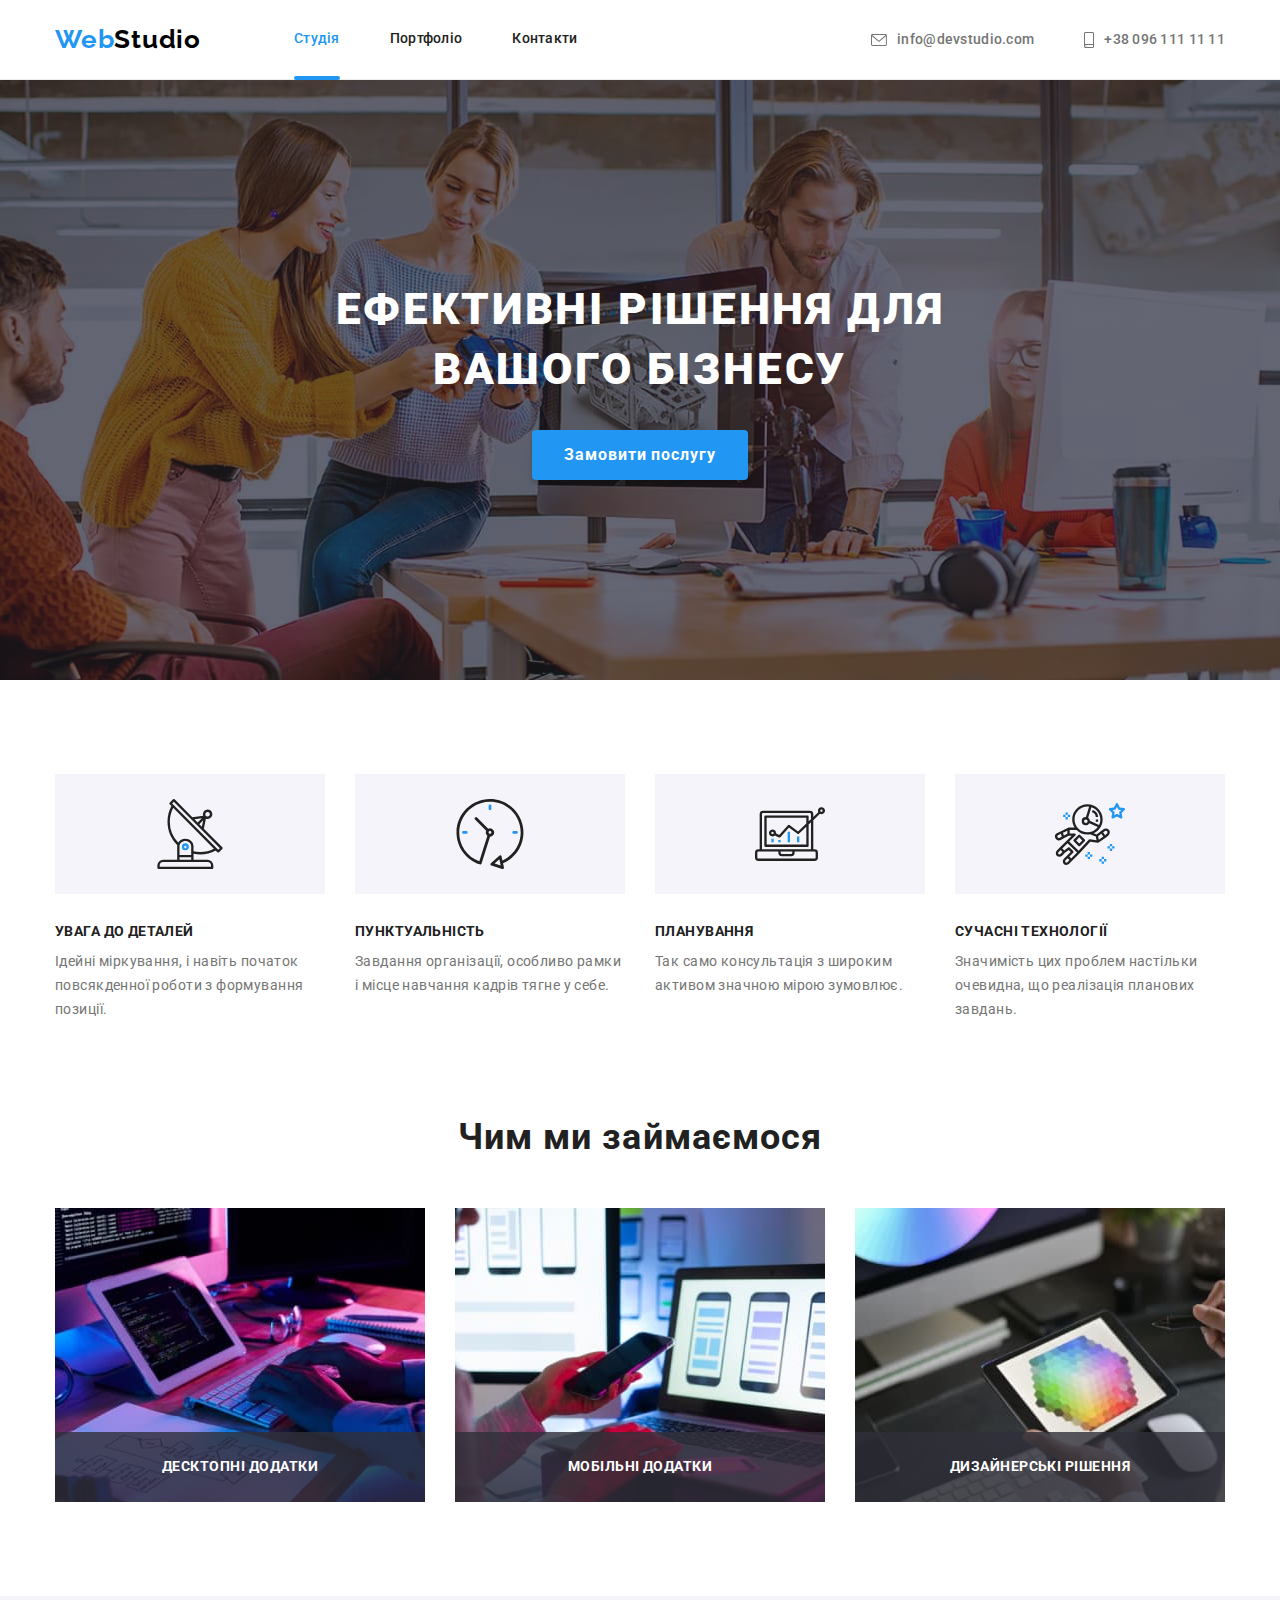
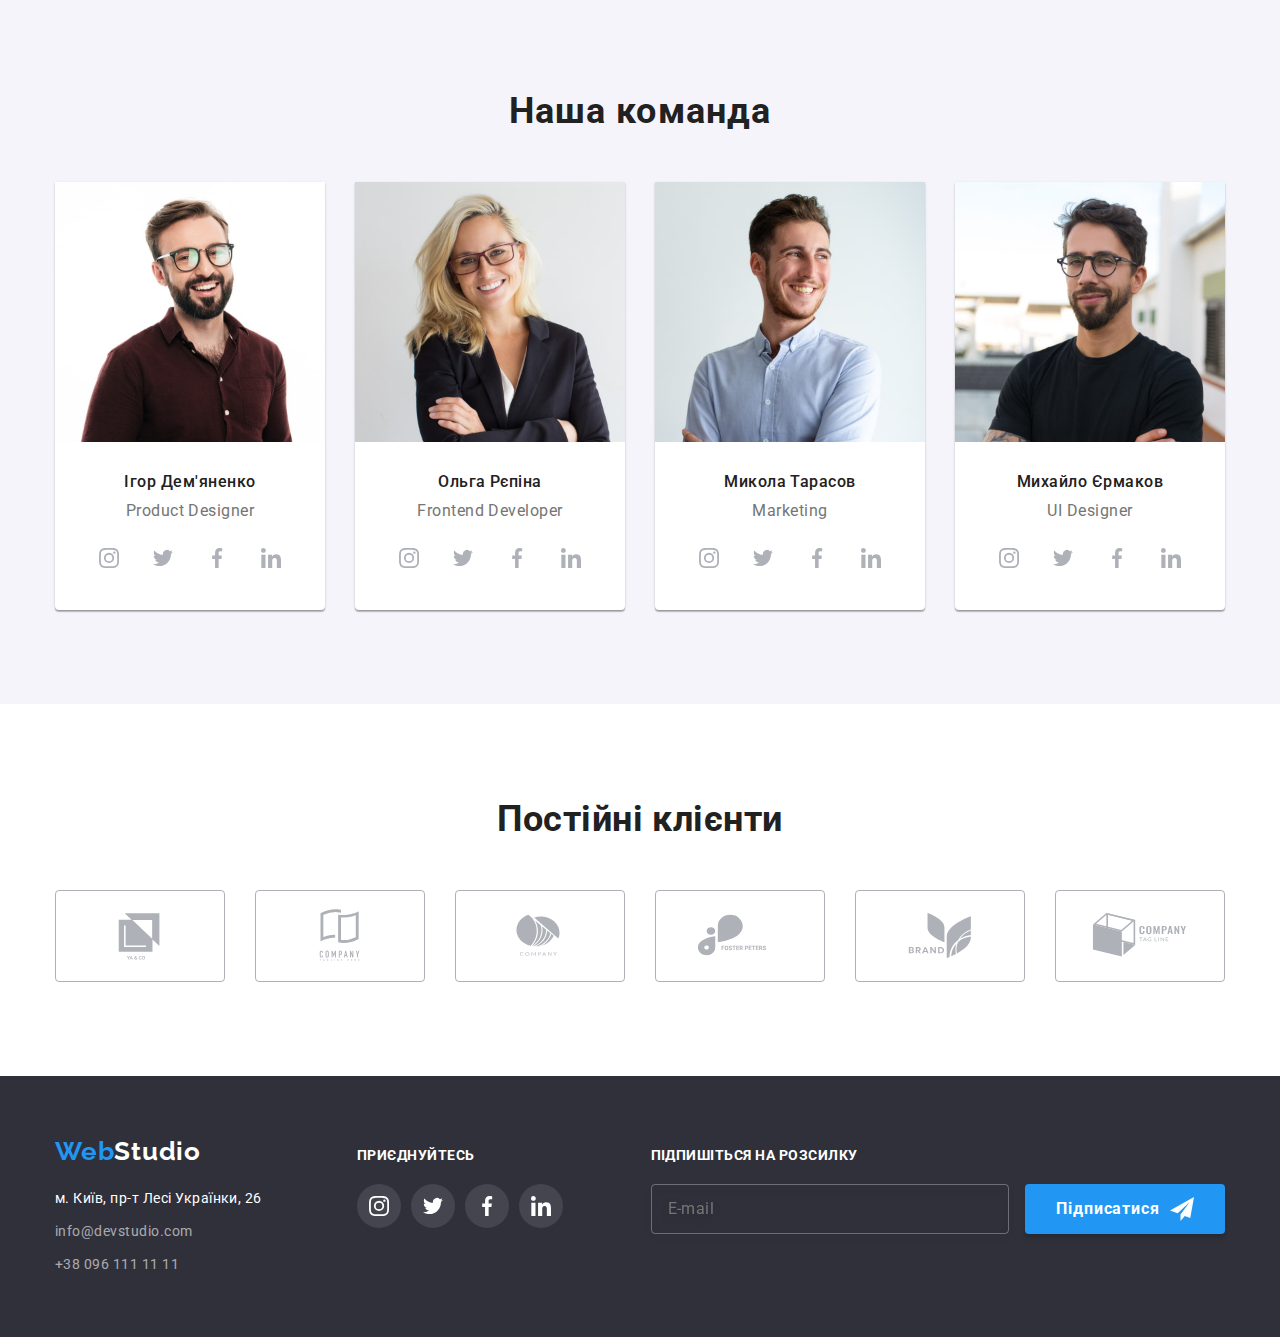
<file: index.html>
<!DOCTYPE html>
<html lang="uk">
  <head>
    <meta charset="UTF-8" />
    <meta http-equiv="X-UA-Compatible" content="IE=edge" />
    <meta name="viewport" content="width=, initial-scale=1.0" />
    
    <link
      rel="stylesheet"
      href="https://cdnjs.cloudflare.com/ajax/libs/modern-normalize/1.0.0/modern-normalize.min.css"
    />
    
    <link rel="preconnect" href="https://fonts.googleapis.com" />
    <link rel="preconnect" href="https://fonts.gstatic.com" crossorigin />
    <link
      href="https://fonts.googleapis.com/css2?family=Oleo+Script&family=Raleway:wght@700&family=Roboto:wght@400;500;700;900&display=swap"
      rel="stylesheet"
    />
    
    <link rel="stylesheet" href="css/main.min.css" />

    <title>&#13277;Вебстудія</title>
  </head>

  <body class="site-body">
    <!---------- ШАПКА САЙТУ ---------->
    <header class="header">
      <div class="container header__container">
    <!---------- НАВІГАЦІЯ САЙТУ ---------->
        <nav class="navigation">
          <a href="./index.html" class="logo link">Web<span class="logo__accent">Studio</span></a>

          <ul class="menu header__menu list">
            <li class="menu__item">
              <a class="menu__link link current" href="./index.html">Студія</a>
            </li>
            <li class="menu__item">
              <a class="menu__link link" href="./portfolio.html">Портфоліо</a>
            </li>
            <li class="menu__item"><a class="menu__link link" href="#">Контакти</a></li>
          </ul>
        </nav>

    <!---------- КОНТАКТНІ ДАНІ ---------->
        <ul class="contacts header__contacts list">
          <li class="contacts__item">
            <a class="contacts__mail link" href="mailto:info@devstudio.com"
              ><svg class="contacts__icon" width="16" height="12">
                <use href="./images/icons.svg#mail"></use></svg
              >info@devstudio.com</a
            >
          </li>
          <li class="contacts__item">
            <a class="contacts__tel link" href="tel:+380961111111"
              ><svg class="contacts__icon" width="10" height="16">
                <use href="./images/icons.svg#smartphone"></use></svg
              >+38 096 111 11 11</a
            >
          </li>
        </ul>
      </div>
    </header>
    <main>
    <!---------- ГЕРОЙ ---------->
      <section class="hero">
        <div class="container">
          <h1 class="hero__title">Ефективні рішення для вашого бізнесу</h1>
          <button data-modal-open type="button" class="hero__button main-button ">Замовити послугу</button>
        </div>
      </section>

    <!---------- ПЕРЕВАГИ ---------->
      <section class="benefits">
        <div class="container">
          <h2 class="benefits__title visually-hidden">Наші переваги</h2>
          <ul class="benefits__list list">
            <li class="benefits__item">
              <div class="benefits__images">
                <svg class="image" width="70" height="70">
                  <use href="./images/icons.svg#antenna"></use>
                </svg>
              </div>
              <h3 class="benefits__name">Увага до деталей</h3>
              <p class="benefits__description">
                Ідейні міркування, і навіть початок повсякденної роботи з формування позиції.
              </p>
            </li>
            <li class="benefits__item">
              <div class="benefits__images">
                <svg class="image" width="70" height="70">
                  <use href="./images/icons.svg#clock"></use>
                </svg>
              </div>
              <h3 class="benefits__name">Пунктуальність</h3>
              <p class="benefits__description">
                Завдання організації, особливо рамки і місце навчання кадрів тягне у себе.
              </p>
            </li>
            <li class="benefits__item">
              <div class="benefits__images">
                <svg class="image" width="70" height="70">
                  <use href="./images/icons.svg#diagram"></use>
                </svg>
              </div>
              <h3 class="benefits__name">Планування</h3>
              <p class="benefits__description">
                Так само консультація з широким активом значною мірою зумовлює.
              </p>
            </li>
            <li class="benefits__item">
              <div class="benefits__images">
                <svg class="image" width="70" height="70">
                  <use href="./images/icons.svg#astronaut"></use>
                </svg>
              </div>
              <h3 class="benefits__name">Сучасні технології</h3>
              <p class="benefits__description">
                Значимість цих проблем настільки очевидна, що реалізація планових завдань.
              </p>
            </li>
          </ul>
        </div>
      </section>

    <!---------- ФОТО, ЧИМ ЗАЙМАЄТЬСЯ КОМПАНІЯ ---------->
      <section class="about">
        <div class="container">
          <h2 class="about__title">Чим ми займаємося</h2>
          <ul class="about__list list">
            <li class="about__item">
              <div class="about__wrap">
                <p class="about__top-text">Десктопні додатки</p>
                <img
                class="about__image"
                src="./images/box1.jpg"
                alt="Людина пише код за комп'ютером"
                width="370"
                height="294"
              /> 
              </div>
            </li>
            <li class="about__item">
              <div class="about__wrap">
                <p class="about__top-text">Мобільні додатки</p>
                <img
                class="about__image"
                src="./images/box2.jpg"
                alt="Людина із працює за ноутбуком"
                width="370"
                height="294"
              />
              </div>
            </li>
            <li class="about__item">
              <div class="about__wrap">
                <p class="about__top-text">Дизайнерські рішення</p>
                <img
                class="about__image"
                src="./images/box3.jpg"
                alt="Людина працює на планшеті"
                width="370"
                height="294"
              />
              </div>
            </li>
          </ul>
        </div>
      </section>

    <!---------- ІНФОРМАЦІЯ ПРО СПІВРОБІТНИКІВ ---------->
      <section class="employees">
        <div class="container">
          <h2 class="employees-title">Наша команда</h2>
          <ul class="employees-list list">
            <li class="employees-item">
              <img
                class="employees-foto"
                src="./images/img1.jpg"
                alt="Співробітник 1"
                width="270"
                height="260"
              />
              <div class="employees-specialization">
                <h3 class="employees-name">Ігор Дем'яненко</h3>
                <p class="employees-position" lang="en">Product Designer</p>
                <ul class="social-list list">
                  <li class="social-item">
                    <a
                      class="social-link employees-soc-link link"
                      href="#"
                      target="_blank"
                      rel="noopener noreferrer nofollow"
                      ><svg class="employees-soc-icon" width="20" height="20">
                        <use href="./images/icons.svg#instagram"></use></svg
                    ></a>
                  </li>
                  <li class="social-item">
                    <a
                      class="social-link employees-soc-link link"
                      href="#"
                      target="_blank"
                      rel="noopener noreferrer nofollow"
                    ><svg class="employees-soc-icon" width="20" height="20">
                        <use href="./images/icons.svg#twitter"></use>
                        </svg>
                      </a>
                  </li>
                  <li class="social-item">
                    <a
                      class="social-link employees-soc-link link"
                      href="#"
                      target="_blank"
                      rel="noopener noreferrer nofollow"
                    ><svg class="employees-soc-icon" width="20" height="20">
                        <use href="./images/icons.svg#facebook"></use>
                        </svg>
                      </a>
                  </li>
                  <li class="social-item">
                    <a
                      class="social-link employees-soc-link link"
                      href="#"
                      target="_blank"
                      rel="noopener noreferrer nofollow"
                    ><svg class="employees-soc-icon" width="20" height="20">
                        <use href="./images/icons.svg#linkedin"></use>
                        </svg>
                      </a>
                  </li>
                </ul>
              </div>
            </li>
            <li class="employees-item">
              <img
                class="employees-foto"
                src="./images/img2.jpg"
                alt="Співробітник 2"
                width="270"
                height="260"
              />
              <div class="employees-specialization">
                <h3 class="employees-name">Ольга Рєпіна</h3>
                <p class="employees-position" lang="en">Frontend Developer</p>
                <ul class="social-list list">
                  <li class="social-item">
                    <a
                      class="social-link employees-soc-link link"
                      href="#"
                      target="_blank"
                      rel="noopener noreferrer nofollow"
                      ><svg class="employees-soc-icon" width="20" height="20">
                        <use href="./images/icons.svg#instagram"></use></svg>
                    </a>
                  </li>
                  <li class="social-item">
                    <a
                      class="social-link employees-soc-link link"
                      href="#"
                      target="_blank"
                      rel="noopener noreferrer nofollow"
                    ><svg class="employees-soc-icon" width="20" height="20">
                        <use href="./images/icons.svg#twitter"></use>
                      </svg></a>
                  </li>
                  <li class="social-item">
                    <a
                      class="social-link employees-soc-link link"
                      href="#"
                      target="_blank"
                      rel="noopener noreferrer nofollow"
                    ><svg class="employees-soc-icon" width="20" height="20">
                        <use href="./images/icons.svg#facebook"></use></svg></a>
                  </li>
                  <li class="social-item">
                    <a
                      class="social-link employees-soc-link link"
                      href="#"
                      target="_blank"
                      rel="noopener noreferrer nofollow"
                    ><svg class="employees-soc-icon" width="20" height="20">
                        <use href="./images/icons.svg#linkedin"></use></svg></a>
                  </li>
                </ul>
              </div>
            </li>
            <li class="employees-item">
              <img
                class="employees-foto"
                src="./images/img3.jpg"
                alt="Співробітник 3"
                width="270"
                height="260"
              />
              <div class="employees-specialization">
                <h3 class="employees-name">Микола Тарасов</h3>
                <p class="employees-position" lang="en">Marketing</p>
                <ul class="social-list list">
                  <li class="social-item">
                    <a
                      class="social-link employees-soc-link link"
                      href="#"
                      target="_blank"
                      rel="noopener noreferrer nofollow"
                      ><svg class="employees-soc-icon" width="20" height="20">
                        <use href="./images/icons.svg#instagram"></use></svg
                    ></a>
                  </li>
                  <li class="social-item">
                    <a
                      class="social-link employees-soc-link link"
                      href="#"
                      target="_blank"
                      rel="noopener noreferrer nofollow"
                    ><svg class="employees-soc-icon" width="20" height="20">
                        <use href="./images/icons.svg#twitter"></use></svg></a>
                  </li>
                  <li class="social-item">
                    <a
                      class="social-link employees-soc-link link"
                      href="#"
                      target="_blank"
                      rel="noopener noreferrer nofollow"
                    ><svg class="employees-soc-icon" width="20" height="20">
                        <use href="./images/icons.svg#facebook"></use></svg></a>
                  </li>
                  <li class="social-item">
                    <a
                      class="social-link employees-soc-link link"
                      href="#"
                      target="_blank"
                      rel="noopener noreferrer nofollow"
                    ><svg class="employees-soc-icon" width="20" height="20">
                        <use href="./images/icons.svg#linkedin"></use></svg></a>
                  </li>
                </ul>
              </div>
            </li>
            <li class="employees-item">
              <img src="./images/img4.jpg" alt="Співробітник 4" width="270" height="260" />
              <div class="employees-specialization">
                <h3 class="employees-name">Михайло Єрмаков</h3>
                <p class="employees-position" lang="en">UI Designer</p>
                <ul class="social-list list">
                  <li class="social-item">
                    <a
                      class="social-link employees-soc-link link"
                      href="#"
                      target="_blank"
                      rel="noopener noreferrer nofollow"
                      ><svg class="employees-soc-icon" width="20" height="20">
                        <use href="./images/icons.svg#instagram"></use></svg
                    ></a>
                  </li>
                  <li class="social-item">
                    <a
                      class="social-link employees-soc-link link"
                      href="#"
                      target="_blank"
                      rel="noopener noreferrer nofollow"
                    ><svg class="employees-soc-icon" width="20" height="20">
                        <use href="./images/icons.svg#twitter"></use></svg></a>
                  </li>
                  <li class="social-item">
                    <a
                      class="social-link employees-soc-link link"
                      href="#"
                      target="_blank"
                      rel="noopener noreferrer nofollow"
                    ><svg class="employees-soc-icon" width="20" height="20">
                        <use href="./images/icons.svg#facebook"></use></svg></a>
                  </li>
                  <li class="social-item">
                    <a
                      class="social-link employees-soc-link link"
                      href="#"
                      target="_blank"
                      rel="noopener noreferrer nofollow"
                    ><svg class="employees-soc-icon" width="20" height="20">
                        <use href="./images/icons.svg#linkedin"></use></svg></a>
                  </li>
                </ul>
              </div>
            </li>
          </ul>
        </div>
      </section>
    <!---------- ПОСТІЙНІ КЛІЄНТИ ---------->
      <section class="clients">
        <div class="container">
          <h2 class="clients__title">Постійні клієнти</h2>
          <ul class="clients__list list">
            <li class="clients__item">
              <a
                class="clients__link link"
                href="#"
                target="_blank"
                rel="noopener noreferrer nofollow"
                ><svg class="cliens__icon" width="106" height="60">
                  <use href="./images/icons.svg#company1"></use></svg
              ></a>
            </li>
            <li class="clients__item">
              <a
                class="clients__link link"
                href="#"
                target="_blank"
                rel="noopener noreferrer nofollow"
              ><svg class="cliens__icon" width="106" height="60">
                  <use href="./images/icons.svg#company2"></use></svg
              ></a>
            </li>
            <li class="clients__item">
              <a
                class="clients__link link"
                href="#"
                target="_blank"
                rel="noopener noreferrer nofollow"
              ><svg class="cliens__icon" width="106" height="60">
                  <use href="./images/icons.svg#company3"></use></svg
              ></a>
            </li>
            <li class="clients__item">
              <a
                class="clients__link link"
                href="#"
                target="_blank"
                rel="noopener noreferrer nofollow"
              ><svg class="cliens__icon" width="106" height="60">
                  <use href="./images/icons.svg#company4"></use></svg
              ></a>
            </li>
            <li class="clients__item">
              <a
                class="clients__link link"
                href="#"
                target="_blank"
                rel="noopener noreferrer nofollow"
              ><svg class="cliens__icon" width="106" height="60">
                  <use href="./images/icons.svg#company5"></use></svg
              ></a>
            </li>
            <li class="clients__item">
              <a
                class="clients__link link"
                href="#"
                target="_blank"
                rel="noopener noreferrer nofollow"
              ><svg class="cliens__icon" width="106" height="60">
                  <use href="./images/icons.svg#company6"></use></svg
              ></a>
            </li>
          </ul>
        </div>
      </section>
    </main>

    <!---------- ФУТЕР ---------->
    <footer class="footer">
      <div class="container footer-position">
        <div class="footer-first-block">
          <a href="./index.html" class="logo link">Web<span class="logo__accent">Studio</span></a>
        <address class="footer-address">
          <ul class="address-list list">
            <li class="address-item">
              <a
                class="address-location link"
                href="https://goo.gl/maps/35YgeVR9TJthD9GP8"
                target="_blank"
                rel="noopener noreferrer nofollow"
                >м. Київ, пр-т Лесі Українки, 26</a
              >
            </li>
            <li class="address-item">
              <a class="footer-mail link" href="mailto:info@devstudio.com">info@devstudio.com</a>
            </li>
            <li class="address-item">
              <a class="footer-tel link" href="tel:+380961111111">+38 096 111 11 11</a>
            </li>
          </ul>
        </address>
        </div>      
        <div class="footer-second-block">
        <p class="invitation-text">приєднуйтесь</p>
        <ul class="social-list list">
                  <li class="social-item">
                    <a
                      class="social-link site-soc-link link"
                      href="#"
                      target="_blank"
                      rel="noopener noreferrer nofollow"
                      ><svg class="site-soc-icon" width="20" height="20">
                        <use href="./images/icons.svg#instagram"></use></svg
                    ></a>
                  </li>
                  <li class="social-item">
                    <a
                      class="social-link site-soc-link link"
                      href="#"
                      target="_blank"
                      rel="noopener noreferrer nofollow"
                      ><svg class="site-soc-icon" width="20" height="20">
                        <use href="./images/icons.svg#twitter"></use></svg
                    ></a>
                  </li>
                  <li class="social-item">
                    <a
                      class="social-link site-soc-link link"
                      href="#"
                      target="_blank"
                      rel="noopener noreferrer nofollow"
                      ><svg class="site-soc-icon" width="20" height="20">
                        <use href="./images/icons.svg#facebook"></use></svg
                    ></a>
                  </li>
                  <li class="social-item">
                    <a
                      class="social-link site-soc-link link"
                      href="#"
                      target="_blank"
                      rel="noopener noreferrer nofollow"
                      ><svg class="site-soc-icon" width="20" height="20">
                        <use href="./images/icons.svg#linkedin"></use></svg
                    ></a>
                  </li>
        </ul>
        </div>
        <div class="footer-third-block">
                <p class="footer-subscription-title">Підпишіться на розсилку</p>
                <form  name="footer-form" class="footer-form" action="#" autocomplete="off">
                  <label>
                        <input 
                        type="email" 
                        name="mail"  
                        placeholder="E-mail"
                        class="footer-subscription-form-mail"/>
                  </label>
                        <button class="main-button subscription-button" type="submit">
                            Підписатися<svg class="subscription-button-send-icon" width="24" height="24">
                                    <use href="./images/icons.svg#icon-btn-send"></use></svg>
                          </button>
                </form>
        </div>
      </div> 
    </footer>
    <!----------  МОДАЛЬНЕ ВІКНО  ------------>

    <div class="backdrop is-hidden" data-modal>
      <div class="modal">
        <button type="button" class="modal-close" data-modal-close>
          <svg class="modal-close-icon" width="18" height="18">
            <use href="./images/icons.svg#icon-close"></use>
          </svg>
        </button>
        <p class="modal-title">Залиште свої дані, ми вам передзвонимо</p>
        <form class="modal-form">
          <div class="modal-field">
            <label for="user-name" class="input-label">Ім'я</label>
          <div class="input-wrap">
            <input 
            type="text" 
            name="user-name" 
            class="modal-input"
            minlength="3"
            required
            id="user-name"
            />
            <svg class="modal-input-icon" width="18" height="18">
              <use href="./images/icons.svg#icon-modal-person"></use>
            </svg>
          </div>
          </div>
          
          <div class="modal-field">
            <label for="user-tel" class="input-label">Телефон</label>
            <div class="input-wrap">
            <input 
            type="tel" 
            name="user-tel" 
            class="modal-input"
            title="+380 (67) 111-11-11"
            pattern="[\+]\d{3}\s[\(]\d{2}[\)]\s\d{3}[\-]\d{2}[\-]\d{2}"
            required
            id="user-tel"
            />
            <svg class="modal-input-icon" width="18" height="18">
              <use href="./images/icons.svg#icon-modal-phone"></use>
            </svg>
            </div>
          </div>
          
          <div class="modal-field">
            <label for="user-email" class="input-label">Пошта</label>
            <div class="input-wrap">
            <input 
            type="email" 
            name="user-email" 
            class="modal-input"
            id="user-email"
            />
            <svg class="modal-input-icon" width="18" height="18">
              <use href="./images/icons.svg#icon-modal-email"></use>
            </svg>
            </div>
          </div>

            <div class="modal-field">
            <label for="user-comment" class="input-label">Коментар</label>
            <textarea 
            name="user-comment" 
            id="user-comment" 
            class="modal-user-comment modal-input"
            placeholder="Введіть текст"
            ></textarea>
            </div>

            <div class="modal-field">
              <input 
              type="checkbox" 
              name="privacy" 
              id="privacy" 
              class="input-check visually-hidden">
              <label for="privacy" class="check-text">
                <span>
                    <svg class="check-icon" width="16" height="15">
              <use href="./images/icons.svg#icon-check"></use>
            </svg>
                </span>
                Погоджуюся з розсилкою та приймаю <a href="#" class="contract-conditions">Умови договору</a></label>
            </div>
          <button type="submit" class="main-button modal-send-button">Відправити</button>
        </form>
      </div>
    </div>

    <!---------- СКРИПТИ ---------->
    
    <script src="./js/modal.js"></script>
  </body>
</html>
</file>
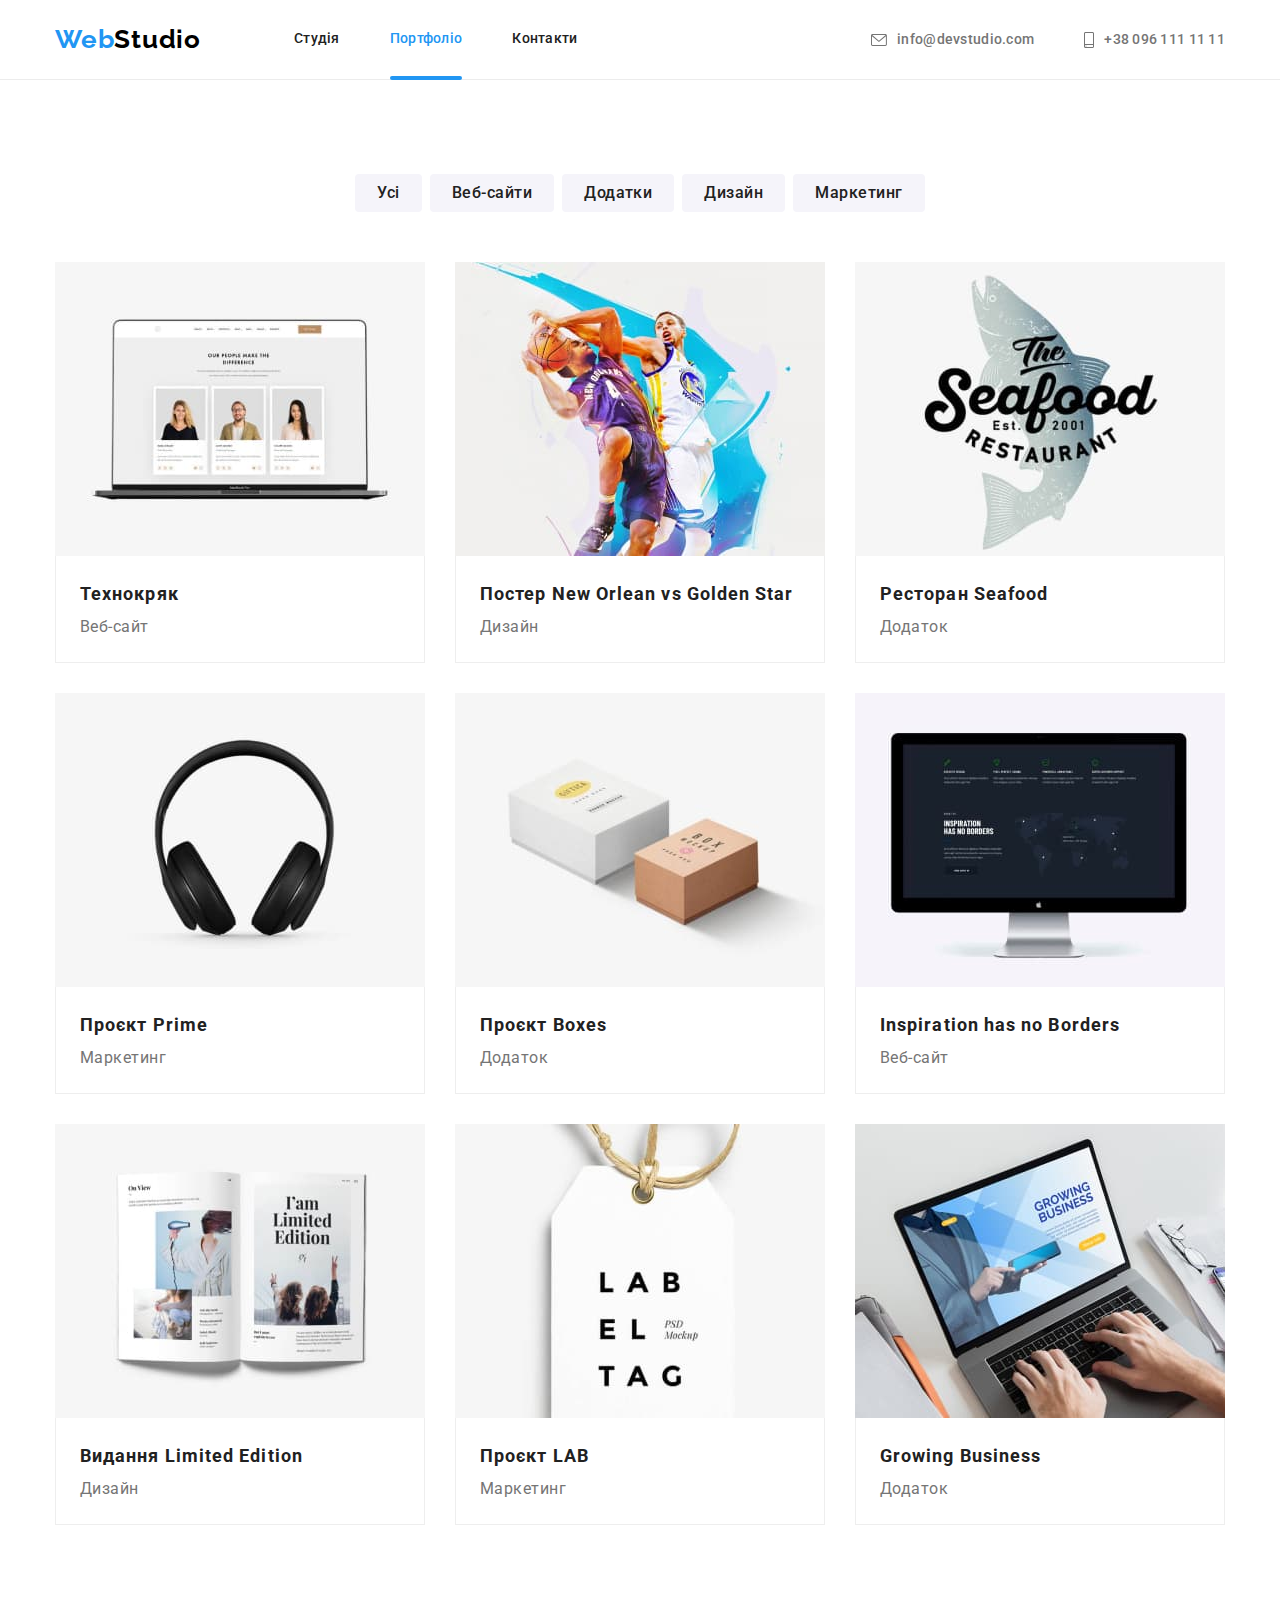
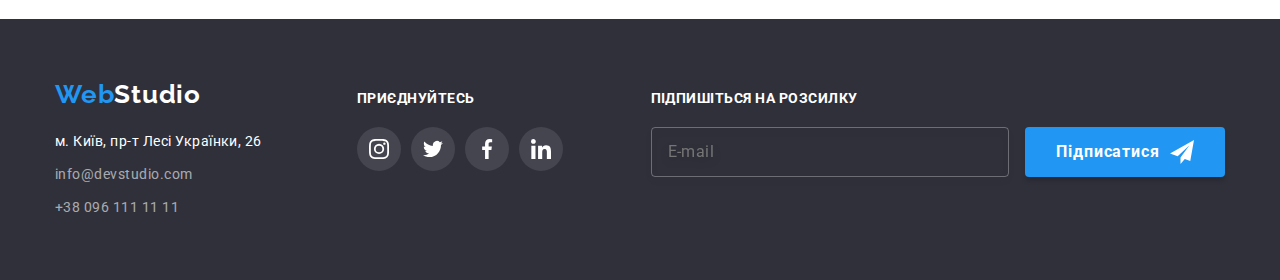
<file: portfolio.html>
<!DOCTYPE html>
<html lang="uk">
  <head>
   <meta charset="UTF-8" />
    <meta http-equiv="X-UA-Compatible" content="IE=edge" />
    <meta name="viewport" content="width=, initial-scale=1.0" />
    
    <link
      rel="stylesheet"
      href="https://cdnjs.cloudflare.com/ajax/libs/modern-normalize/1.0.0/modern-normalize.min.css"
    />
    
    <link rel="preconnect" href="https://fonts.googleapis.com" />
    <link rel="preconnect" href="https://fonts.gstatic.com" crossorigin />
    <link
      href="https://fonts.googleapis.com/css2?family=Oleo+Script&family=Raleway:wght@700&family=Roboto:wght@400;500;700;900&display=swap"
      rel="stylesheet"
    />
    
    <link rel="stylesheet" href="css/main.min.css" />

    <title>&#13277;Вебстудія</title>
  </head>

  <body class="site-body">
        <!---------- ШАПКА САЙТУ ---------->
    <header class="header">
      <div class="container header__container">
    <!---------- НАВІГАЦІЯ САЙТУ ---------->
        <nav class="navigation">
          <a href="./index.html" class="logo link">Web<span class="logo__accent">Studio</span></a>

          <ul class="menu header__menu list">
            <li class="menu__item">
              <a class="menu__link link" href="./index.html">Студія</a>
            </li>
            <li class="menu__item">
              <a class="menu__link link  current" href="./portfolio.html">Портфоліо</a>
            </li>
            <li class="menu__item"><a class="menu__link link" href="#">Контакти</a></li>
          </ul>
        </nav>

    <!---------- КОНТАКТНІ ДАНІ ---------->
        <ul class="contacts header__contacts list">
          <li class="contacts__item">
            <a class="contacts__mail link" href="mailto:info@devstudio.com"
              ><svg class="contacts__icon" width="16" height="12">
                <use href="./images/icons.svg#mail"></use></svg
              >info@devstudio.com</a
            >
          </li>
          <li class="contacts__item">
            <a class="contacts__tel link" href="tel:+380961111111"
              ><svg class="contacts__icon" width="10" height="16">
                <use href="./images/icons.svg#smartphone"></use></svg
              >+38 096 111 11 11</a
            >
          </li>
        </ul>
      </div>
    </header>

    <main>
      <!---------  ПОРТФОЛІО  ---------->
      <section class="portfolio-section section">
          <!---------  Заголовок h1 сховати  ---------->
        <h1 class="visually-hidden">Наші роботи</h1>
        <ul class="filter-list list">
          <li class="filter-item">
            <button class="filter-button" type="button">Усі</button>
          </li>
          <li class="filter-item">
            <button class="filter-button" type="button">Веб-сайти</button>
          </li>
          <li class="filter-item">
            <button class="filter-button" type="button">Додатки</button>
          </li>
          <li class="filter-item">
            <button class="filter-button" type="button">Дизайн</button>
          </li>
          <li class="filter-item">
            <button class="filter-button" type="button">Маркетинг</button>
          </li>
        </ul>
        
        <div class="container">
          <ul class="portfolio-list list">
            <li class="portfolio-item">
                <a class="card-link link" href="#">
                  <div class="portfolio-top-wrap">
                  <img
                  class="card-image"
                  src="./images/technoquack.jpg"
                  alt="Відкритий ноутбук із сайтом"
                  width="370"
                  height="294"
                />
                <p class="portfolio-top-text">Ресурс пропонує комплексні пропозиції з різним рівнем функціоналу та сервісів. Все це дозволить відвідувачу отримати вичерпні відомості про компанію чи приватну особу.</p>
                  </div>

                <div class="portfolio-belong">
                  <h2 class="work">Технокряк</h2>
                  <p class="filter-types">Веб-сайт</p>
                </div>
              </a>
            </li>

            <li class="portfolio-item">
                <a class="card-link link" href="#">
                  <div class="portfolio-top-wrap">
                  <img
                  class="card-image"
                  src="./images/poster.jpg"
                  alt="Постер з баскедболістами"
                  width="370"
                  height="294"
                />
                <p class="portfolio-top-text">Ресурс пропонує комплексні пропозиції з різним рівнем функціоналу та сервісів. Все це дозволить відвідувачу отримати вичерпні відомості про компанію чи приватну особу.</p>
                  </div>
                <div class="portfolio-belong">
                  <h2 class="work">Постер <span lang="en">New Orlean vs Golden Star</span></h2>
                  <p class="filter-types">Дизайн</p>
                </div>
              </a>
            </li>

            <li class="portfolio-item">
                <a class="card-link link" href="#">
                  <div class="portfolio-top-wrap">
                  <img
                  class="card-image"
                  src="./images/restaurant.jpg"
                  alt="Емблема ресторану з рибою"
                  width="370"
                  height="294"
                />
                <p class="portfolio-top-text">Ресурс пропонує комплексні пропозиції з різним рівнем функціоналу та сервісів. Все це дозволить відвідувачу отримати вичерпні відомості про компанію чи приватну особу.</p>
                  </div>
                <div class="portfolio-belong">
                  <h2 class="work">Ресторан <span lang="en">Seafood</span></h2>
                  <p class="filter-types">Додаток</p>
                </div>
              </a>
            </li>

            <li class="portfolio-item">
                <a class="card-link link" href="#">
                  <div class="portfolio-top-wrap">
                <img
                  class="card-image"
                  src="./images/project-prime.jpg"
                  alt="Навушники"
                  width="370"
                  height="294"
                />
                <p class="portfolio-top-text">Ресурс пропонує комплексні пропозиції з різним рівнем функціоналу та сервісів. Все це дозволить відвідувачу отримати вичерпні відомості про компанію чи приватну особу.</p>
                  </div>
                <div class="portfolio-belong">
                  <h2 class="work">Проєкт <span lang="en">Prime</span></h2>
                  <p class="filter-types">Маркетинг</p>
                </div>
              </a>
            </li>

            <li class="portfolio-item">
                <a class="card-link link" href="#">
                  <div class="portfolio-top-wrap">
                <img
                  class="card-image"
                  src="./images/project-boxes.jpg"
                  alt="Дві коробки"
                  width="370"
                  height="294"
                />
                <p class="portfolio-top-text">Ресурс пропонує комплексні пропозиції з різним рівнем функціоналу та сервісів. Все це дозволить відвідувачу отримати вичерпні відомості про компанію чи приватну особу.</p>
              </div>
                <div class="portfolio-belong">
                  <h2 class="work">Проєкт <span lang="en">Boxes</span></h2>
                  <p class="filter-types">Додаток</p>
                </div>
              </a>
            </li>

            <li class="portfolio-item">
                <a class="card-link link" href="#">
                  <div class="portfolio-top-wrap">
                <img
                  class="card-image"
                  src="./images/inspiration-has-no-borders.jpg"
                  alt="Монітор комп'ютера"
                  width="370"
                  height="294"
                />
                <p class="portfolio-top-text">Ресурс пропонує комплексні пропозиції з різним рівнем функціоналу та сервісів. Все це дозволить відвідувачу отримати вичерпні відомості про компанію чи приватну особу.</p>
              </div>
                <div class="portfolio-belong">
                  <h2 class="work" lang="en">Inspiration has no Borders</h2>
                  <p class="filter-types">Веб-сайт</p>
                </div>
              </a>
            </li>

            <li class="portfolio-item">
                <a class="card-link link" href="#">
                  <div class="portfolio-top-wrap">
                <img
                  class="card-image"
                  src="./images/publication-limited-edition.jpg"
                  alt="Відкритий журнал"
                  width="370"
                  height="294"
                />
                <p class="portfolio-top-text">Ресурс пропонує комплексні пропозиції з різним рівнем функціоналу та сервісів. Все це дозволить відвідувачу отримати вичерпні відомості про компанію чи приватну особу.</p>
              </div>
                <div class="portfolio-belong">
                  <h2 class="work">Видання <span lang="en">Limited Edition</span></h2>
                  <p class="filter-types">Дизайн</p>
                </div>
              </a>
            </li>

            <li class="portfolio-item">
                <a class="card-link link" href="#">
                  <div class="portfolio-top-wrap">
                <img
                  class="card-image"
                  src="./images/project-lab.jpg"
                  alt="Бірка з написом"
                  width="370"
                  height="294"
                />
                <p class="portfolio-top-text">Ресурс пропонує комплексні пропозиції з різним рівнем функціоналу та сервісів. Все це дозволить відвідувачу отримати вичерпні відомості про компанію чи приватну особу.</p>
              </div>
                <div class="portfolio-belong">
                  <h2 class="work">Проєкт <span lang="en">LAB</span></h2>
                  <p class="filter-types">Маркетинг</p>
                </div>
              </a>
            </li>

            <li class="portfolio-item">
                <a class="card-link link" href="#">
                  <div class="portfolio-top-wrap">
                <img
                  class="card-image"
                  src="./images/growing-business.jpg"
                  alt="Людина працює на лаптопі"
                  width="370"
                  height="294"
                />
                <p class="portfolio-top-text">Ресурс пропонує комплексні пропозиції з різним рівнем функціоналу та сервісів. Все це дозволить відвідувачу отримати вичерпні відомості про компанію чи приватну особу.</p>
              </div>
                <div class="portfolio-belong">
                  <h2 class="work" lang="en">Growing Business</h2>
                  <p class="filter-types">Додаток</p>
                </div>
              </a>
            </li>
          </ul>
        </div>       
      </section>
    </main>

    <!---------- ФУТЕР ---------->
    <footer class="footer">
      <div class="container footer-position">
        <div class="footer-first-block">
          <a href="./index.html" class="logo link">Web<span class="logo__accent">Studio</span></a>
        <address class="footer-address">
          <ul class="address-list list">
            <li class="address-item">
              <a
                class="address-location link"
                href="https://goo.gl/maps/35YgeVR9TJthD9GP8"
                target="_blank"
                rel="noopener noreferrer nofollow"
                >м. Київ, пр-т Лесі Українки, 26</a
              >
            </li>
            <li class="address-item">
              <a class="footer-mail link" href="mailto:info@devstudio.com">info@devstudio.com</a>
            </li>
            <li class="address-item">
              <a class="footer-tel link" href="tel:+380961111111">+38 096 111 11 11</a>
            </li>
          </ul>
        </address>
        </div>      
        <div class="footer-second-block">
        <p class="invitation-text">приєднуйтесь</p>
        <ul class="social-list list">
                  <li class="social-item">
                    <a
                      class="social-link site-soc-link link"
                      href="#"
                      target="_blank"
                      rel="noopener noreferrer nofollow"
                      ><svg class="site-soc-icon" width="20" height="20">
                        <use href="./images/icons.svg#instagram"></use></svg
                    ></a>
                  </li>
                  <li class="social-item">
                    <a
                      class="social-link site-soc-link link"
                      href="#"
                      target="_blank"
                      rel="noopener noreferrer nofollow"
                      ><svg class="site-soc-icon" width="20" height="20">
                        <use href="./images/icons.svg#twitter"></use></svg
                    ></a>
                  </li>
                  <li class="social-item">
                    <a
                      class="social-link site-soc-link link"
                      href="#"
                      target="_blank"
                      rel="noopener noreferrer nofollow"
                      ><svg class="site-soc-icon" width="20" height="20">
                        <use href="./images/icons.svg#facebook"></use></svg
                    ></a>
                  </li>
                  <li class="social-item">
                    <a
                      class="social-link site-soc-link link"
                      href="#"
                      target="_blank"
                      rel="noopener noreferrer nofollow"
                      ><svg class="site-soc-icon" width="20" height="20">
                        <use href="./images/icons.svg#linkedin"></use></svg
                    ></a>
                  </li>
        </ul>
        </div>
        <div class="footer-third-block">
                <p class="footer-subscription-title">Підпишіться на розсилку</p>
                <form  name="footer-form" class="footer-form" action="#" autocomplete="off">
                  <label>
                        <input 
                        type="email" 
                        name="mail"  
                        placeholder="E-mail"
                        class="footer-subscription-form-mail"/>
                  </label>
                        <button class="main-button subscription-button" type="submit">
                            Підписатися<svg class="subscription-button-send-icon" width="24" height="24">
                                    <use href="./images/icons.svg#icon-btn-send"></use></svg>
                          </button>
                </form>
        </div>
      </div> 
    </footer>
  </body>
</html>
</file>
<file: css/main.min.css>
:root{--primary-text-color: #757575;--title-text-color: #212121;--accent-color: #2196f3;--secondary-accent-color: #ffffff;--hero-bg-color: #2f303a;--secondary-bg-color: #f5f4fa;--hover-btn-color: #188ce8;--header-logo-text-color: #000000;--border-header-color: #ececec;--footer-mail-tel-color: rgba(255, 255, 255, 0.6);--portfolio-item-border-color: #eeeeee;--site-soc-linc-bg-color: rgba(255, 255, 255, 0.1);--fill-icon-color: #afb1b8;--transition-duration: 250ms;--transition-timing-function: cubic-bezier(0.4, 0, 0.2, 1)}p,h1,h2,h3,h4,h5,h6{margin:0}ul,ol{margin:0;padding-left:0}button{cursor:pointer}address{font-style:normal}img{display:block;width:100%}.clients__link,.benefits__images,.navigation,.header__container,.social-link,.check-text,.modal-close{display:-webkit-box;display:-ms-flexbox;display:flex;-webkit-box-align:center;-ms-flex-align:center;align-items:center}html{-webkit-box-sizing:border-box;box-sizing:border-box}*,*::before,*::after{-webkit-box-sizing:inherit;box-sizing:inherit}.site-body{background-color:var(--secondary-accent-color);color:var(--title-text-color);font-family:"Roboto",sans-serif;letter-spacing:.03em}.list{list-style:none}.link{text-decoration:none}.visually-hidden{position:absolute;white-space:nowrap;width:1px;height:1px;overflow:hidden;border:0;padding:0;clip:rect(0 0 0 0);-webkit-clip-path:inset(50%);clip-path:inset(50%);margin:-1px}.container{width:1200px;padding-left:15px;padding-right:15px;margin:0 auto}.logo{font-family:"Raleway",sans-serif;font-size:26px;line-height:1.19;font-weight:700;letter-spacing:.03em;color:var(--accent-color)}.logo__accent{color:var(--header-logo-text-color)}.main-button{display:-webkit-inline-box;display:-ms-inline-flexbox;display:inline-flex;-webkit-box-align:center;-ms-flex-align:center;align-items:center;-webkit-box-pack:center;-ms-flex-pack:center;justify-content:center;font-family:"Roboto",sans-serif;font-size:16px;line-height:1.87;font-weight:700;letter-spacing:.06em;color:var(--secondary-accent-color);background-color:var(--accent-color);-webkit-box-shadow:0px 4px 4px rgba(0,0,0,.15);box-shadow:0px 4px 4px rgba(0,0,0,.15);border:0px;border-radius:4px;-webkit-transition-property:background-color;transition-property:background-color;-webkit-transition-duration:var(--transition-duration);transition-duration:var(--transition-duration);-webkit-transition-timing-function:var(--transition-timing-function);transition-timing-function:var(--transition-timing-function);cursor:pointer}.main-button:hover,.main-button:focus{background-color:var(--hover-btn-color)}.backdrop{width:100%;height:100%;background-color:rgba(0,0,0,.2);position:fixed;top:0;-webkit-transition-property:opacity,visibility;transition-property:opacity,visibility;-webkit-transition-duration:var(--transition-duration);transition-duration:var(--transition-duration);-webkit-transition-timing-function:var(--transition-timing-function);transition-timing-function:var(--transition-timing-function)}.backdrop.is-hidden{opacity:0;visibility:hidden;pointer-events:none}.modal{width:528px;min-height:581px;background-color:var(--secondary-accent-color);-webkit-box-shadow:0px 1px 3px rgba(0,0,0,.12),0px 1px 1px rgba(0,0,0,.14),0px 2px 1px rgba(0,0,0,.2);box-shadow:0px 1px 3px rgba(0,0,0,.12),0px 1px 1px rgba(0,0,0,.14),0px 2px 1px rgba(0,0,0,.2);border-radius:4px;position:absolute;top:50%;left:50%;padding:40px;-webkit-transform:translate(-50%, -50%) scale(1);transform:translate(-50%, -50%) scale(1);-webkit-transition:-webkit-transform var(--transition-duration) var(--transition-timing-function);transition:-webkit-transform var(--transition-duration) var(--transition-timing-function);transition:transform var(--transition-duration) var(--transition-timing-function);transition:transform var(--transition-duration) var(--transition-timing-function), -webkit-transform var(--transition-duration) var(--transition-timing-function)}.backdrop.is-hidden .modal{-webkit-transform:translate(-50%, -50%) scale(0);transform:translate(-50%, -50%) scale(0)}.modal-close{width:30px;height:30px;background-color:rgba(0,0,0,0);border:1px solid rgba(0,0,0,.1);border-radius:50%;position:absolute;right:8px;top:8px;-webkit-box-pack:center;-ms-flex-pack:center;justify-content:center;cursor:pointer;-webkit-transition-property:fill;transition-property:fill;-webkit-transition-duration:var(--transition-duration);transition-duration:var(--transition-duration);-webkit-transition-timing-function:var(--transition-timing-function);transition-timing-function:var(--transition-timing-function)}.modal-close:hover{fill:var(--hover-btn-color)}.modal-title{font-weight:700;font-size:20px;line-height:1.15;text-align:center;margin-bottom:12px}.modal-field{margin-bottom:10px}.input-wrap{position:relative}.modal-input{width:100%;height:40px;padding:12px;padding-left:42px;border:1px solid rgba(33,33,33,.2);border-radius:4px;outline:rgba(0,0,0,0);-webkit-transition-property:border-color;transition-property:border-color;-webkit-transition-duration:var(--transition-duration);transition-duration:var(--transition-duration);-webkit-transition-timing-function:var(--transition-timing-function);transition-timing-function:var(--transition-timing-function)}.modal-input:focus{border-color:var(--accent-color);outline:none}.input-label{display:block;margin-bottom:4px;font-size:12px;line-height:1.17;font-weight:400;letter-spacing:.01em;color:var(--primary-text-color)}.modal-user-comment{width:100%;height:120px;border:1px solid rgba(33,33,33,.2);border-radius:4px;padding:12px 16px;resize:none}.modal-user-comment::-webkit-input-placeholder{font-family:"Roboto",sans-serif;font-size:12px;line-height:1.17;font-weight:400;letter-spacing:.01em;color:rgba(117,117,117,.5)}.modal-user-comment::-moz-placeholder{font-family:"Roboto",sans-serif;font-size:12px;line-height:1.17;font-weight:400;letter-spacing:.01em;color:rgba(117,117,117,.5)}.modal-user-comment:-ms-input-placeholder{font-family:"Roboto",sans-serif;font-size:12px;line-height:1.17;font-weight:400;letter-spacing:.01em;color:rgba(117,117,117,.5)}.modal-user-comment::-ms-input-placeholder{font-family:"Roboto",sans-serif;font-size:12px;line-height:1.17;font-weight:400;letter-spacing:.01em;color:rgba(117,117,117,.5)}.modal-user-comment::placeholder{font-family:"Roboto",sans-serif;font-size:12px;line-height:1.17;font-weight:400;letter-spacing:.01em;color:rgba(117,117,117,.5)}.modal-input-icon{position:absolute;left:12px;top:50%;-webkit-transform:translateY(-50%);transform:translateY(-50%)}.modal-input:focus+.modal-input-icon{fill:var(--accent-color)}.check-text{font-size:14px;line-height:1.71;font-weight:400;color:var(--primary-text-color);-webkit-box-pack:center;-ms-flex-pack:center;justify-content:center}.check-text span{width:16px;height:15px;border:2px solid var(--title-text-color);border-radius:3px;margin-right:8px;display:-webkit-box;display:-ms-flexbox;display:flex;-webkit-box-align:center;-ms-flex-align:center;align-items:center;-webkit-box-pack:center;-ms-flex-pack:center;justify-content:center;fill:rgba(0,0,0,0);-webkit-transition-property:background-color,fill,border-color;transition-property:background-color,fill,border-color;-webkit-transition-duration:var(--transition-duration);transition-duration:var(--transition-duration);-webkit-transition-timing-function:var(--transition-timing-function);transition-timing-function:var(--transition-timing-function)}.input-check:checked+.check-text span{background-color:var(--accent-color);border-color:rgba(0,0,0,0);fill:var(--secondary-accent-color)}.input-check:focus+.check-text span{border-color:var(--accent-color)}.contract-conditions{color:var(--accent-color);margin-left:5px}.contract-conditions::after{content:"";border-bottom:1px solid var(--accent-color)}.modal-send-button{display:block;width:200px;margin-left:auto;margin-right:auto;margin-top:30px;padding:10px 52px}.social-list{display:-webkit-box;display:-ms-flexbox;display:flex;-webkit-box-pack:center;-ms-flex-pack:center;justify-content:center;gap:10px}.social-item{width:44px;height:44px}.social-link{width:100%;height:100%;border-radius:50%;-webkit-box-pack:center;-ms-flex-pack:center;justify-content:center;-webkit-transition-property:background-color;transition-property:background-color;-webkit-transition-duration:var(--transition-duration);transition-duration:var(--transition-duration);-webkit-transition-timing-function:var(--transition-timing-function);transition-timing-function:var(--transition-timing-function)}.social-link:hover,.social-link:focus{background-color:var(--accent-color);outline:0}.header{padding:24px 0;border-bottom:1px solid var(--border-header-color)}.menu{font-size:14px;line-height:1.14;font-weight:500;letter-spacing:.02em;display:-webkit-box;display:-ms-flexbox;display:flex;gap:50px}.header__menu{margin-left:93px}.menu__link{display:block;position:relative}.menu__link.current::after{content:"";position:absolute;left:0;bottom:-33px;display:block;width:100%;height:4px;border-radius:2px;background-color:var(--accent-color)}.menu .menu__link{color:var(--title-text-color);-webkit-transition-property:color;transition-property:color;-webkit-transition-duration:var(--transition-duration);transition-duration:var(--transition-duration);-webkit-transition-timing-function:var(--transition-timing-function);transition-timing-function:var(--transition-timing-function)}.menu .menu__link:hover,.menu .menu__link:focus{color:var(--accent-color);outline:0}.menu .menu__link.current{color:var(--accent-color)}.contacts{display:-webkit-box;display:-ms-flexbox;display:flex;gap:50px}.header__contacts{margin-left:auto}.contacts__mail,.contacts__tel{font-size:14px;line-height:1.14;font-weight:500;letter-spacing:.02em;color:var(--primary-text-color);vertical-align:middle;-webkit-transition-property:color;transition-property:color;-webkit-transition-duration:var(--transition-duration);transition-duration:var(--transition-duration);-webkit-transition-timing-function:var(--transition-timing-function);transition-timing-function:var(--transition-timing-function)}.contacts__mail:hover,.contacts__mail:focus,.contacts__tel:hover,.contacts__tel:focus{color:var(--accent-color);outline:0}.contacts__icon{margin-right:10px;fill:currentColor;vertical-align:middle}.hero{background-color:var(--hero-bg-color);padding-top:200px;padding-bottom:200px;text-align:center;max-width:1600px;height:600px;margin-left:auto;margin-right:auto;background-image:-webkit-gradient(linear, left top, right top, from(rgba(47, 48, 58, 0.4)), to(rgba(47, 48, 58, 0.4))),url(../images/hero-img.jpg);background-image:linear-gradient(to right, rgba(47, 48, 58, 0.4), rgba(47, 48, 58, 0.4)),url(../images/hero-img.jpg);background-size:cover;background-repeat:no-repeat;background-position:center}.hero__title{font-size:44px;line-height:1.36;font-weight:900;letter-spacing:.06em;text-transform:uppercase;color:var(--secondary-accent-color);max-width:696px;margin:0 auto}.hero__button{width:216px;margin-top:30px;padding:10px 0}.hero__button:hover,.hero__button:focus{cursor:pointer;background-color:var(--hover-btn-color);outline:0}.benefits{padding-top:94px;padding-bottom:94px}.benefits__list{display:-webkit-box;display:-ms-flexbox;display:flex;gap:30px}.benefits__item{-ms-flex-preferred-size:calc((100% - 30px)/4);flex-basis:calc((100% - 30px)/4)}.benefits__images{width:270px;height:120px;-webkit-box-pack:center;-ms-flex-pack:center;justify-content:center;background-color:var(--secondary-bg-color);margin-bottom:30px}.benefits__name{font-size:14px;line-height:1.14;font-weight:700;letter-spacing:.03em;text-transform:uppercase;color:var(--title-text-color);margin-bottom:10px}.benefits__description{font-size:14px;line-height:1.71;font-weight:400;letter-spacing:.03em;color:var(--primary-text-color)}.about{text-align:center;padding-bottom:94px}.about__title{color:var(--title-text-color);font-weight:700;font-size:36px;line-height:1.17;letter-spacing:.03em;margin-bottom:50px}.about__list{display:-webkit-box;display:-ms-flexbox;display:flex;gap:30px}.about__wrap{position:relative}.about__top-text{position:absolute;bottom:0;width:370px;height:70px;font-weight:700;font-size:14px;line-height:1.14;text-transform:uppercase;color:var(--secondary-accent-color);display:-webkit-box;display:-ms-flexbox;display:flex;-webkit-box-pack:center;-ms-flex-pack:center;justify-content:center;-webkit-box-align:center;-ms-flex-align:center;align-items:center;background:rgba(47,48,58,.8)}.employees{background-color:var(--secondary-bg-color);text-align:center;padding:94px 0}.employees-list{display:-webkit-box;display:-ms-flexbox;display:flex;gap:30px}.employees-item{background-color:var(--secondary-accent-color);-webkit-box-shadow:0px 1px 3px rgba(0,0,0,.12),0px 1px 1px rgba(0,0,0,.14),0px 2px 1px rgba(0,0,0,.2);box-shadow:0px 1px 3px rgba(0,0,0,.12),0px 1px 1px rgba(0,0,0,.14),0px 2px 1px rgba(0,0,0,.2);border-radius:0px 0px 4px 4px}.employees-title{font-size:36px;line-height:1.17;font-weight:700;letter-spacing:.03em;color:var(--title-text-color);margin-bottom:50px}.employees-name{font-size:16px;line-height:1.19;font-weight:500;letter-spacing:.03em;text-align:center;margin-bottom:10px;color:var(--title-text-color)}.employees-position{font-size:16px;line-height:1.19;font-weight:400;letter-spacing:.03em;text-align:center;color:var(--primary-text-color);margin-bottom:16px}.employees-specialization{padding:30px 0;font-size:0}.employees-soc-link{background:var(--secondary-accent-color)}.employees-soc-icon{fill:var(--fill-icon-color);-webkit-transition-property:fill;transition-property:fill;-webkit-transition-duration:var(--transition-duration);transition-duration:var(--transition-duration);-webkit-transition-timing-function:var(--transition-timing-function);transition-timing-function:var(--transition-timing-function)}.employees-soc-link:hover .employees-soc-icon,.employees-soc-link:focus .employees-soc-icon{fill:var(--secondary-accent-color);outline:0}.clients{padding-top:94px;padding-bottom:94px}.clients__title{font-size:36px;line-height:1.17;font-weight:700;text-align:center;color:var(--title-text-color);margin-bottom:50px}.clients__list{display:-webkit-box;display:-ms-flexbox;display:flex;gap:30px;list-style-type:none}.clients__item{width:calc((100% - 150px)/6);height:92px}.clients__link{width:100%;height:100%;border:1px solid var(--fill-icon-color);border-radius:4px;-webkit-box-pack:center;-ms-flex-pack:center;justify-content:center;-webkit-transition-property:border-color,fill;transition-property:border-color,fill;-webkit-transition-duration:var(--transition-duration);transition-duration:var(--transition-duration);-webkit-transition-timing-function:var(--transition-timing-function);transition-timing-function:var(--transition-timing-function)}.clients__link:hover,.clients__link:focus{border-color:var(--accent-color);outline:0}.cliens__icon{fill:var(--fill-icon-color);-webkit-transition-property:fill;transition-property:fill;-webkit-transition-duration:var(--transition-duration);transition-duration:var(--transition-duration);-webkit-transition-timing-function:var(--transition-timing-function);transition-timing-function:var(--transition-timing-function)}.clients__link:hover .cliens__icon,.clients__link:focus .cliens__icon{fill:var(--accent-color);outline:0}.footer{background-color:var(--hero-bg-color);color:var(--secondary-accent-color);padding:60px 0}.footer .logo__accent{color:var(--secondary-accent-color)}.footer-position{display:-webkit-box;display:-ms-flexbox;display:flex;-webkit-box-align:baseline;-ms-flex-align:baseline;align-items:baseline}.address-item{display:block}.address-item+.address-item{margin-top:9px}.footer-address{margin-top:20px}.address-location{color:var(--secondary-accent-color);font-size:14px;line-height:1.71;font-weight:400;font-style:normal;-webkit-transition-property:color;transition-property:color;-webkit-transition-duration:var(--transition-duration);transition-duration:var(--transition-duration);-webkit-transition-timing-function:var(--transition-timing-function);transition-timing-function:var(--transition-timing-function)}.address-location:hover,.address-location:focus{color:var(--accent-color);outline:0}.footer-mail,.footer-tel{font-size:14px;line-height:1.71;font-weight:400;color:var(--footer-mail-tel-color);-webkit-transition-property:color;transition-property:color;-webkit-transition-duration:var(--transition-duration);transition-duration:var(--transition-duration);-webkit-transition-timing-function:var(--transition-timing-function);transition-timing-function:var(--transition-timing-function)}.footer-mail:hover,.footer-mail:focus,.footer-tel:hover,.footer-tel:focus{color:var(--accent-color);outline:0}.footer-second-block{margin-left:95px}.invitation-text{margin-bottom:20px;font-size:14px;line-height:1.14;font-weight:700;text-transform:uppercase}.site-soc-link{background:var(--site-soc-linc-bg-color)}.site-soc-icon{fill:var(--secondary-accent-color)}.site-soc-link:hover .site-soc-icon,.site-soc-link:focus .site-soc-icon{fill:var(--secondary-accent-color);outline:0}.footer-third-block{margin-left:auto}.footer-subscription-title{margin-bottom:20px;font-size:14px;line-height:1.14;font-weight:700;text-transform:uppercase}.footer-subscription-form-mail{min-width:358px;padding:15px;padding-left:16px;border:1px solid rgba(255,255,255,.3);-webkit-filter:drop-shadow(0px 4px 4px rgba(0, 0, 0, 0.15));filter:drop-shadow(0px 4px 4px rgba(0, 0, 0, 0.15));border-radius:4px;color:var(--secondary-accent-color);background-color:rgba(0,0,0,0);-webkit-transition-property:border;transition-property:border;-webkit-transition-duration:var(--transition-duration);transition-duration:var(--transition-duration);-webkit-transition-timing-function:var(--transition-timing-function);transition-timing-function:var(--transition-timing-function)}.footer-subscription-form-mail:focus{outline:none;border:1px solid var(--accent-color)}.footer-subscription-form-mail::-webkit-input-placeholder{font-size:16px;line-height:1.25;letter-spacing:.03em}.footer-subscription-form-mail::-moz-placeholder{font-size:16px;line-height:1.25;letter-spacing:.03em}.footer-subscription-form-mail:-ms-input-placeholder{font-size:16px;line-height:1.25;letter-spacing:.03em}.footer-subscription-form-mail::-ms-input-placeholder{font-size:16px;line-height:1.25;letter-spacing:.03em}.footer-subscription-form-mail::placeholder{font-size:16px;line-height:1.25;letter-spacing:.03em}.subscription-button{width:200px;margin-left:12px;padding:10px 28px}.subscription-button-send-icon{margin-left:10px;fill:var(--secondary-accent-color)}.portfolio-section{padding:94px 0}.filter-list{display:-webkit-box;display:-ms-flexbox;display:flex;-webkit-box-pack:center;-ms-flex-pack:center;justify-content:center;margin-bottom:50px;gap:8px}.filter-button{font-family:"Roboto",sans-serif;font-style:normal;font-size:16px;line-height:1.62;font-weight:500;letter-spacing:.03em;text-align:center;color:var(--title-text-color);background-color:var(--secondary-bg-color);padding:6px 22px;border:0;border-radius:4px;-webkit-transition-property:background-color,color,-webkit-box-shadow;transition-property:background-color,color,-webkit-box-shadow;transition-property:background-color,color,box-shadow;transition-property:background-color,color,box-shadow,-webkit-box-shadow;-webkit-transition-duration:var(--transition-duration);transition-duration:var(--transition-duration);-webkit-transition-timing-function:var(--transition-timing-function);transition-timing-function:var(--transition-timing-function)}.filter-button:hover,.filter-button:focus{color:var(--secondary-accent-color);background-color:var(--accent-color);cursor:pointer;-webkit-box-shadow:0px 3px 1px rgba(0,0,0,.1),0px 1px 2px rgba(0,0,0,.08),0px 2px 2px rgba(0,0,0,.12);box-shadow:0px 3px 1px rgba(0,0,0,.1),0px 1px 2px rgba(0,0,0,.08),0px 2px 2px rgba(0,0,0,.12);outline:0}.portfolio-list{display:-webkit-box;display:-ms-flexbox;display:flex;-ms-flex-wrap:wrap;flex-wrap:wrap;gap:30px}.portfolio-list .portfolio-item{-ms-flex-preferred-size:calc((100% - 60px)/3);flex-basis:calc((100% - 60px)/3);-webkit-transition-property:-webkit-box-shadow;transition-property:-webkit-box-shadow;transition-property:box-shadow;transition-property:box-shadow, -webkit-box-shadow;-webkit-transition-duration:var(--transition-duration);transition-duration:var(--transition-duration);-webkit-transition-timing-function:var(--transition-timing-function);transition-timing-function:var(--transition-timing-function)}.portfolio-list .portfolio-item:hover{-webkit-box-shadow:0px 1px 1px rgba(0,0,0,.12),0px 4px 4px rgba(0,0,0,.06),1px 4px 6px rgba(0,0,0,.16);box-shadow:0px 1px 1px rgba(0,0,0,.12),0px 4px 4px rgba(0,0,0,.06),1px 4px 6px rgba(0,0,0,.16)}.portfolio-top-wrap{position:relative;overflow:hidden}.portfolio-top-text{position:absolute;top:0;padding:63px 24px;font-size:18px;line-height:1.56;font-weight:400;letter-spacing:.03em;color:var(--secondary-accent-color);background-color:rgba(33,150,243,.9);height:100%;-webkit-transform:translateY(100%);transform:translateY(100%);-webkit-transition:-webkit-transform var(--transition-duration) var(--transition-timing-function);transition:-webkit-transform var(--transition-duration) var(--transition-timing-function);transition:transform var(--transition-duration) var(--transition-timing-function);transition:transform var(--transition-duration) var(--transition-timing-function), -webkit-transform var(--transition-duration) var(--transition-timing-function);overflow:auto}.portfolio-item:hover .portfolio-top-text{-webkit-transform:translateY(0);transform:translateY(0)}.portfolio-belong{padding:20px 24px;border:1px solid var(--portfolio-item-border-color);border-top:0}.work{font-size:18px;line-height:2;font-weight:700;letter-spacing:.06em;color:var(--title-text-color)}.filter-types{font-size:16px;line-height:1.88;font-weight:400;letter-spacing:.03em;color:var(--primary-text-color)}/*# sourceMappingURL=main.min.css.map */
</file>
